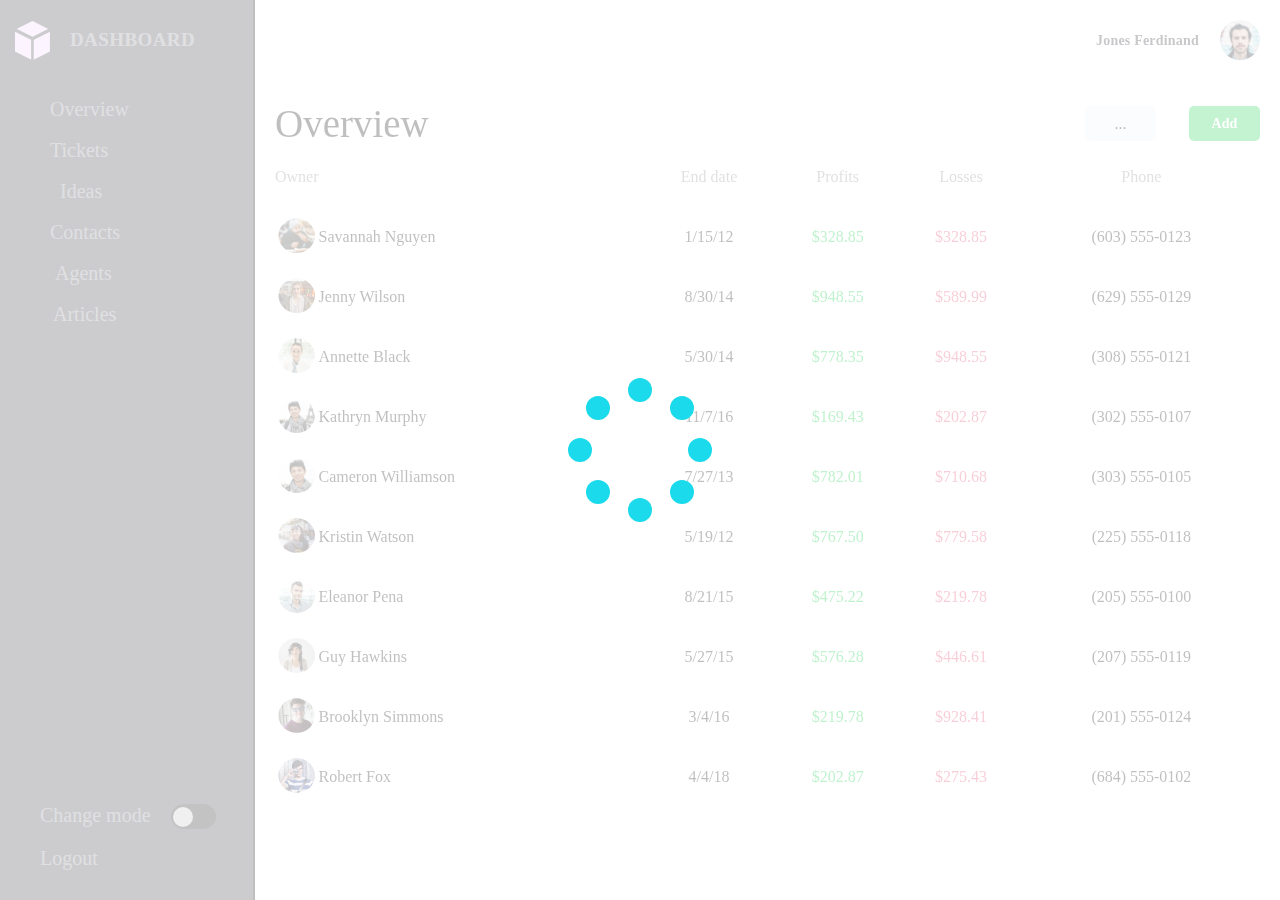
<file: index.html>
<!DOCTYPE html>
<html lang="en">

<head>
    <meta charset="UTF-8" />
    <meta name="viewport" content="width=device-width, initial-scale=1.0" />
    <title>ADMIN PANEL</title>
    <link rel="stylesheet" href="https://cdnjs.cloudflare.com/ajax/libs/font-awesome/6.4.2/css/all.min.css"
        integrity="sha512-z3gLpd7yknf1YoNbCzqRKc4qyor8gaKU1qmn+CShxbuBusANI9QpRohGBreCFkKxLhei6S9CQXFEbbKuqLg0DA=="
        crossorigin="anonymous" referrerpolicy="no-referrer" />
    <link rel="stylesheet" href="css/style.css" />
    <link rel="stylesheet" href="css/loading.css">
</head>
<div id="loading">

    <div class="loadingio-spinner-spin-d0fog8xcjrh">
        <div class="ldio-pbfgm90mco9">
            <div>
                <div></div>
            </div>
            <div>
                <div></div>
            </div>
            <div>
                <div></div>
            </div>
            <div>
                <div></div>
            </div>
            <div>
                <div></div>
            </div>
            <div>
                <div></div>
            </div>
            <div>
                <div></div>
            </div>
            <div>
                <div></div>
            </div>
        </div>
    </div>
    <style type="text/css">



    </style>


</div>

<body>
    <aside>
        <div class="top-aside">
            <div class="aside-logo">
                <img src="images/Logo.png" alt="">
                <a href="">Dashboard</a>
            </div>
            <ul class="top-aside-list">
                <li class="aside-item">
                    <a href="#" class="aside-link">
                        <i class="fa-solid fa-house"></i>
                        <span class="icons-text">Overview</span>
                    </a>
                </li>
                <li class="aside-item">
                    <a href="pages/tickets.html" class="aside-link">
                        <i class="fa-solid fa-ticket"></i>
                        <span class="icons-text">Tickets</span>
                    </a>
                </li>
                <li class="aside-item">
                    <a href="#" class="aside-link">
                        <i class="fa-solid fa-lightbulb"></i>
                        <span class="icons-text ideas">Ideas</span>
                    </a>
                </li>
                <li class="aside-item">
                    <a href="#" class="aside-link">
                        <i class="fa-solid fa-users"></i>
                        <span class="icons-text">Contacts</span>
                    </a>
                </li>
                <li class="aside-item">
                    <a href="#" class="aside-link">
                        <i class="fa-solid fa-user-tie"></i>
                        <span class="icons-text agent">Agents</span>
                    </a>
                </li>
                <li class="aside-item">
                    <a href="#" class="aside-link">
                        <i class="fa-solid fa-newspaper"></i>
                        <span class="icons-text articls">Articles</span>
                    </a>
                </li>
            </ul>
        </div>
        <div class="bottom-aside">
            <ul class="bottom-aside-list">
                <li class="aside-item">
                    <a href="#" class="aside-link">
                        <i class="fa-solid fa-circle-half-stroke "></i>
                        <span>Change mode</span>
                        <input type="checkbox" class="switch" />
                    </a>
                </li>
                <li class="aside-item">
                    <a href="#" class="aside-link">
                        <i class="fa-solid fa-arrow-right-from-bracket"></i>
                        <span>Logout</span>
                    </a>
                </li>
            </ul>
        </div>
    </aside>
    <header>
        <button class="hamburger">
            <i class="fa-solid fa-bars"></i>
        </button>
        <div class="creator">
            <p>Jones Ferdinand</p>
            <img src="images/_header.svg" alt="">

        </div>
    </header>
    <main>
        <div class="overview">
            <h1>Overview</h1>
            <div class="add">
                <div class="dots">
                    <a href="">...</a>
                </div>
                <div class="right">
                    <a href="">Add</a>
                </div>
            </div>
        </div>
        <table>
            <thead>
                <tr>
                    <th>Owner</th>
                    <th></th>
                    <th>End date</th>
                    <th>Profits</th>
                    <th>Losses</th>
                    <th>Phone</th>
                </tr>
            </thead>
            <tbody>
                <tr>
                    <td class="img"><img src="images/Ellipse 1.svg" alt="">
                    </td>
                    <td class="name">Savannah Nguyen</td>
                    <td>1/15/12</td>
                    <td>$328.85</td>
                    <td>$328.85</td>
                    <td>(603) 555-0123</td>
                </tr>
                <tr>
                    <td class="img"><img src="images/Ellipse 2.png" alt="">
                    </td>
                    <td class="name">Jenny Wilson</td>
                    <td>8/30/14</td>
                    <td>$948.55</td>
                    <td>$589.99</td>
                    <td>(629) 555-0129</td>
                </tr>
                <tr>
                    <td class="img"><img src="images/Ellipse 3.png" alt="">
                    </td>
                    <td class="name">Annette Black</td>
                    <td>5/30/14</td>
                    <td>$778.35</td>
                    <td>$948.55</td>
                    <td>(308) 555-0121</td>
                </tr>
                <tr>
                    <td class="img"><img src="images/Ellipse 4.png" alt="">
                    </td>
                    <td class="name">Kathryn Murphy</td>
                    <td>11/7/16</td>
                    <td>$169.43</td>
                    <td>$202.87</td>
                    <td>(302) 555-0107</td>
                </tr>
                <tr>
                    <td class="img"><img src="images/Ellipse 5.png" alt="">
                    </td>
                    <td class="name">Cameron Williamson</td>
                    <td>7/27/13</td>
                    <td>$782.01</td>
                    <td>$710.68</td>
                    <td>(303) 555-0105</td>
                </tr>
                <tr>
                    <td class="img"><img src="images/Ellipse 6.png" alt="">
                    </td>
                    <td class="name">Kristin Watson</td>
                    <td>5/19/12</td>
                    <td>$767.50</td>
                    <td>$779.58</td>
                    <td>(225) 555-0118</td>
                </tr>
                <tr>
                    <td class="img"><img src="images/Ellipse 7.png" alt="">
                    </td>
                    <td class="name">Eleanor Pena</td>
                    <td>8/21/15</td>
                    <td>$475.22</td>
                    <td>$219.78</td>
                    <td>(205) 555-0100</td>
                </tr>
                <tr>
                    <td class="img"><img src="images/Ellipse 8.png" alt="">
                    </td>
                    <td class="name">Guy Hawkins</td>
                    <td>5/27/15</td>
                    <td>$576.28</td>
                    <td>$446.61</td>
                    <td>(207) 555-0119</td>
                </tr>
                <tr>
                    <td class="img"><img src="images/Ellipse 9.png" alt="">
                    </td>
                    <td class="name">Brooklyn Simmons</td>
                    <td>3/4/16</td>
                    <td>$219.78</td>
                    <td>$928.41</td>
                    <td>(201) 555-0124</td>
                </tr>
                <tr>
                    <td class="img"><img src="images/Ellipse 10.png" alt="">
                    </td>
                    <td class="name">Robert Fox</td>
                    <td>4/4/18</td>
                    <td>$202.87</td>
                    <td>$275.43</td>
                    <td>(684) 555-0102</td>
                </tr>
            </tbody>

        </table>


    </main>
    <footer></footer>

    <script src="js/main.js"></script>
</body>

</html>
</file>
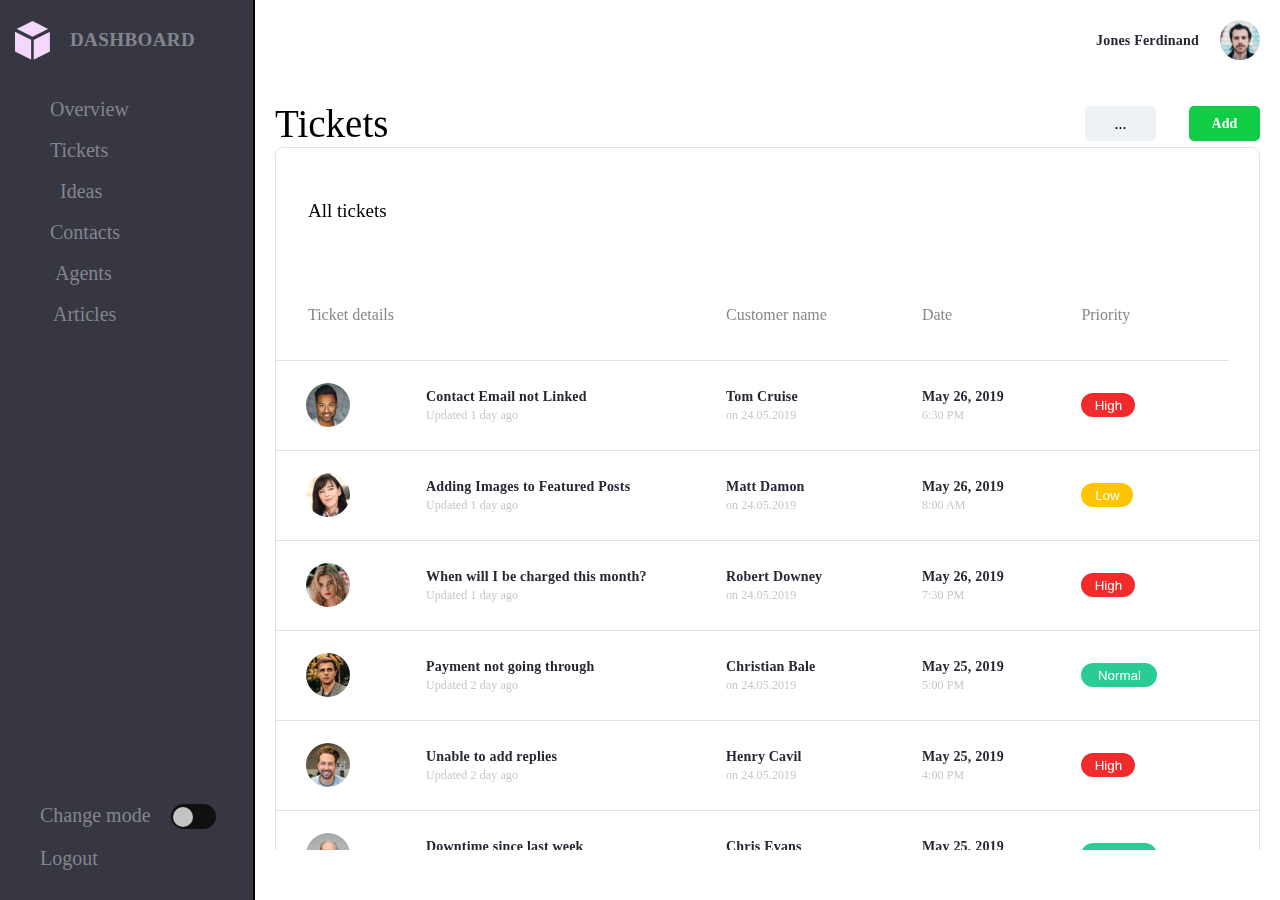
<file: pages/tickets.html>
<!DOCTYPE html>
<html lang="en">

<head>
    <meta charset="UTF-8" />
    <meta name="viewport" content="width=device-width, initial-scale=1.0" />
    <title>ADMIN PANEL</title>
    <link rel="stylesheet" href="https://cdnjs.cloudflare.com/ajax/libs/font-awesome/6.4.2/css/all.min.css"
        integrity="sha512-z3gLpd7yknf1YoNbCzqRKc4qyor8gaKU1qmn+CShxbuBusANI9QpRohGBreCFkKxLhei6S9CQXFEbbKuqLg0DA=="
        crossorigin="anonymous" referrerpolicy="no-referrer" />
    <link rel="stylesheet" href="../css/tickets.css" />
</head>


<body>
    <aside>
        <div class="top-aside">
            <div class="aside-logo">
                <img src="../images/Logo.png" alt="">
                <a href="../index.html">Dashboard</a>
            </div>
            <ul class="top-aside-list">
                <li class="aside-item">
                    <a href="../index.html" class="aside-link">
                        <i class="fa-solid fa-house"></i>
                        <span class="icons-text">Overview</span>
                    </a>
                </li>
                <li class="aside-item">
                    <a href="#" class="aside-link">
                        <i class="fa-solid fa-ticket"></i>
                        <span class="icons-text">Tickets</span>
                    </a>
                </li>
                <li class="aside-item">
                    <a href="#" class="aside-link">
                        <i class="fa-solid fa-lightbulb"></i>
                        <span class="icons-text ideas">Ideas</span>
                    </a>
                </li>
                <li class="aside-item">
                    <a href="#" class="aside-link">
                        <i class="fa-solid fa-users"></i>
                        <span class="icons-text">Contacts</span>
                    </a>
                </li>
                <li class="aside-item">
                    <a href="#" class="aside-link">
                        <i class="fa-solid fa-user-tie"></i>
                        <span class="icons-text agent">Agents</span>
                    </a>
                </li>
                <li class="aside-item">
                    <a href="#" class="aside-link">
                        <i class="fa-solid fa-newspaper"></i>
                        <span class="icons-text articls">Articles</span>
                    </a>
                </li>
            </ul>
        </div>
        <div class="bottom-aside">
            <ul class="bottom-aside-list">
                <li class="aside-item">
                    <a href="#" class="aside-link">
                        <i class="fa-solid fa-circle-half-stroke"></i>
                        <span>Change mode</span>
                        <input type="checkbox" class="switch" />
                    </a>
                </li>
                <li class="aside-item">
                    <a href="#" class="aside-link">
                        <i class="fa-solid fa-arrow-right-from-bracket"></i>
                        <span>Logout</span>
                    </a>
                </li>
            </ul>
        </div>
    </aside>
    <header>
        <button class="hamburger">
            <i class="fa-solid fa-bars"></i>
        </button>
        <div class="creator">
            <p>Jones Ferdinand</p>
            <img src="../images/_header.svg" alt="">

        </div>
    </header>
    <main>
        <div class="overview">
            <h1>Tickets</h1>
            <div class="add">
                <div class="dots">
                    <a href="">...</a>
                </div>
                <div class="right">
                    <a href="">Add</a>
                </div>
            </div>
        </div>
        <div class="table">
            <table>
                <caption>All tickets</caption>
                <thead>
                    <tr>
                        <th>Ticket details</th>
                        <th></th>
                        <th>Customer name</th>
                        <th>Date</th>
                        <th>Priority</th>
                    </tr>
                </thead>
                <tbody>
                    <tr>
                        <td>
                            <div class="rasm-tom"></div>
                        </td>
                        <td>Contact Email not Linked <p>Updated 1 day ago</p>
                        </td>
                        <td>
                            Tom Cruise <p>on 24.05.2019</p>
                        </td>
                        <td>May 26, 2019 <p>6:30 PM</p>
                        </td>
                        <td><button class="tom-btn">High</button></td>
                        <td><i class="fa-solid fa-ellipsis-vertical"></i></td>
                    </tr>
                    <tr>
                        <td>
                            <div class="rasm-matt"></div>
                        </td>
                        <td>Adding Images to Featured Posts <p>Updated 1 day ago</p>
                        </td>
                        <td>
                            Matt Damon <p>on 24.05.2019</p>
                        </td>
                        <td>May 26, 2019<p>8:00 AM</p>
                        </td>
                        <td><button class="matt-btn">Low</button></td>
                        <td><i class="fa-solid fa-ellipsis-vertical"></i></td>
                    </tr>
                    <tr>
                        <td>
                            <div class="rasm-robert"></div>
                        </td>
                        <td>When will I be charged this month? <p>Updated 1 day ago</p>
                        </td>
                        <td>
                            Robert Downey <p>on 24.05.2019</p>
                        </td>
                        <td>May 26, 2019<p>7:30 PM</p>
                        </td>
                        <td><button class="tom-btn">High</button></td>
                        <td><i class="fa-solid fa-ellipsis-vertical"></i></td>
                    </tr>
                    <tr>
                        <td>
                            <div class="rasm-bale"></div>
                        </td>
                        <td>Payment not going through <p>Updated 2 day ago</p>
                        </td>
                        <td>
                            Christian Bale <p>on 24.05.2019</p>
                        </td>
                        <td>May 25, 2019<p>5:00 PM</p>
                        </td>
                        <td><button class="bale-btn">Normal</button></td>
                        <td><i class="fa-solid fa-ellipsis-vertical"></i></td>
                    </tr>
                    <tr>
                        <td>
                            <div class="rasm-cavil"></div>
                        </td>
                        <td>Unable to add replies <p>Updated 2 day ago</p>
                        </td>
                        <td>
                            Henry Cavil <p>on 24.05.2019</p>
                        </td>
                        <td>May 25, 2019<p>4:00 PM</p>
                        </td>
                        <td><button class="tom-btn">High</button></td>
                        <td><i class="fa-solid fa-ellipsis-vertical"></i></td>
                    </tr>
                    <tr>
                        <td>
                            <div class="rasm-chris"></div>
                        </td>
                        <td>Downtime since last week <p>Updated 3 day ago</p>
                        </td>
                        <td>
                            Chris Evans <p>on 23.05.2019</p>
                        </td>
                        <td>May 25, 2019<p>2:00 PM</p>
                        </td>
                        <td><button class="bale-btn">Normal</button></td>
                        <td><i class="fa-solid fa-ellipsis-vertical"></i></td>
                    </tr>
                    <tr>
                        <td>
                            <div class="rasm-sam"></div>
                        </td>
                        <td>Referral Bonus<p>Updated 4 day ago</p>
                        </td>
                        <td>
                            Sam Smith <p>on 23.05.2019</p>
                        </td>
                        <td>May 25, 2019<p>11:30 AM</p>
                        </td>
                        <td><button class="matt-btn">Low</button></td>
                        <td><i class="fa-solid fa-ellipsis-vertical"></i></td>
                    </tr>
                    <tr>
                        <td>
                            <div class="rasm-steve"></div>
                        </td>
                        <td>How do I change my password? <p>Updated 6 day ago</p>
                        </td>
                        <td>
                            Steve Rogers <p>on 21.05.2019</p>
                        </td>
                        <td>May 24, 2019<p>1:00 PM</p>
                        </td>
                        <td><button class="bale-btn">Normal</button></td>
                        <td><i class="fa-solid fa-ellipsis-vertical"></i></td>
                    </tr>
                </tbody>



            </table>
        </div>



    </main>
    <footer></footer>

    <script src="../js/main.js"></script>
</body>

</html>
</file>
<file: css/style.css>
* {
    margin: 0;
    padding: 0;
}

*,
*::after,
*::before {
    box-sizing: border-box;
}

ul {
    list-style-type: none;
}

a {
    text-decoration: none;
}

button {
    cursor: pointer;
}

:root {
    --aside-width: 255px;
    --header-height: 80px;
    --footer-height: 50px;
    --padding: 20px;
    --main-blue: #3751FF;
    --switch-size: 20px;
    --switch-padding: 2.5px;
    --switch-height: calc(var(--switch-size) + 2 * var(--switch-padding));
    --switch-transition: 0.5s;
    --switch-bg-color: white;
    --switch-parent-color: black;
    --sidebar-gray: #A4A6B3;
    --grayscale-black: #252733;
    --nthchaild-td-5-color: #E44067;
    --nthchaild-td-4-color: #00CA39;
    --grayscale-divider: #DFE0EB;
}

aside {
    position: fixed;
    display: flex;
    flex-direction: column;
    justify-content: space-between;
    width: var(--aside-width);
    height: 100vh;
    border-right: 2px solid black;
    overflow-y: auto;
    overflow-x: hidden;
    transition: 0.5s;
    background-color: #363740;
}

.top-aside-list,
.aside-logo {
    padding-left: var(--padding);
    padding-right: var(--padding);
}

.bottom-aside-list {
    padding: var(--padding);
}

.aside-logo {
    display: flex;
    align-items: center;
    height: var(--header-height);
    font-size: 30px;
    text-transform: uppercase;
}

.aside-logo a {
    margin-left: 20px;
}

.aside-logo img {
    margin-left: -5px;
}

.aside-logo span:last-child {
    display: none;
}

aside.close .aside-logo span:last-child {
    display: block;
}

aside.close .aside-logo span:first-child {
    display: none;
}

.aside-item {
    margin: 10px 0;
}

.aside-link {
    display: flex;
    gap: 20px;
    white-space: nowrap;
    font-size: 20px;
    color: var(--sidebar-gray);
    opacity: 0.7;
    margin-top: 18PX;
}

.aside-link:hover {
    color: white;
}

.aside-link span {
    transition: 0.5s;
}

.aside-item:hover {
    background-color: #3F4049;
}

.icons-text {
    margin-left: 10px;
}

.ideas {
    margin-left: 20px;
}

.agent {
    margin-left: 15px;
}

.articls {
    margin-left: 13px;
}

aside.close .aside-link span {
    opacity: 0;
}

.switch {
    height: var(--switch-height);
    width: calc(2 * var(--switch-size) + 2 * var(--switch-padding));
    padding: var(--switch-padding);
    border-radius: calc(var(--switch-height) / 2);
    appearance: none;
    transition: var(--switch-transition);
    background-color: var(--switch-parent-color);
}

.switch::after {
    content: "";
    display: inline-block;
    width: var(--switch-size);
    height: var(--switch-size);
    border-radius: 50%;
    transition: var(--switch-transition);
    background-color: var(--switch-bg-color);
}

.switch:checked {
    background-color: var(--switch-bg-color);
}

.switch:checked::after {
    margin-left: var(--switch-size);
    background-color: var(--switch-parent-color);
}

aside.close,
aside.close~* {
    --aside-width: 60px;
    --sidebar-gray: #A4A6B3;
}

header,
main,
footer {
    position: fixed;
    left: var(--aside-width);
    width: calc(100vw - var(--aside-width));
    padding: var(--padding);
    transition: 0.5s;
}

header {
    top: 0;
    display: flex;
    justify-content: space-between;
    align-items: center;
    height: var(--header-height);
}

.hamburger {
    border: none;
    background-color: transparent;
}

.hamburger i {
    font-size: 30px;
}

.aside-logo a {
    color: var(--sidebar-gray, #A4A6B3);
    /* Bold/19px */
    font-family: Mulish;
    font-size: 19px;
    font-style: normal;
    font-weight: 700;
    line-height: normal;
    letter-spacing: 0.4px;
    opacity: 0.7;
}

main {
    top: var(--header-height);
    height: calc(100vh - var(--header-height) - var(--footer-height));
    overflow: auto;
}

footer {
    bottom: 0;
    height: var(--footer-height);
}

.dark * {
    background-color: black;
    color: white !important;
}

.dark header,
.dark aside,
.dark footer {
    border-color: white;
}

.dark .dots {
    background-color: var(--grayscale-black);
}

.creator {
    width: 170px;
    height: 44px;
    display: flex;
    align-items: center;
    justify-content: space-between;
}

.creator p {
    width: 109px;
    height: 18px;
    flex-shrink: 0;
    color: var(--grayscale-black, #252733);
    text-align: right;
    font-family: Mulish;
    font-size: 14px;
    font-weight: 600;
    line-height: 20px;
    letter-spacing: 0.2px;
}

.overview {
    height: 47px;
    display: flex;
    justify-content: space-between;
    align-items: center;
}

.overview h1 {
    color: var(--switch-parent-color);
    font-family: Lato;
    font-size: 39px;
    font-style: normal;
    font-weight: 400;
    line-height: normal;
}

.add {
    width: 175px;
    height: 47px;
    display: flex;
    justify-content: space-between;
    align-items: center;
}

.dots {
    width: 71.094px;
    height: 35.501px;
    background-color: #EEF2F5;
    display: flex;
    align-items: center;
    justify-content: center;
    border-radius: 5px;
}

.dots a {
    color: var(--switch-parent-color);
    background-color: transparent;
}

.right {
    width: 71.094px;
    height: 35.501px;
    flex-shrink: 0;
    border-radius: 5px;
    background-color: #10CD45;
    display: flex;
    justify-content: center;
    align-items: center;
}

.right a {
    color: var(--switch-bg-color);
    text-align: center;
    font-family: Lato;
    font-size: 14px;
    font-weight: 700;
    background-color: transparent;
}

table {
    max-width: 1600px;
    width: 100%;
    margin-right: auto;
    margin-left: auto;
}

th {
    color: #878787;
    font-family: Lato;
    font-size: 16px;
    font-style: normal;
    font-weight: 500;
    line-height: normal;
}

th,
td {
    height: 70px;
}


th {
    text-align: center;

}

tr:hover {
    opacity: 0.9;
    background-color: var(--main-blue, #3751FF);
    z-index: -1;
}

td {
    align-items: center;
    text-align: center;

}

table,
th,
td {
    /* border-bottom: 1px solid var(--grayscale-divider); */
    border-collapse: collapse;
    height: 60px;
}

.img {
    width: 40px;
}

.name {
    text-align: left;
}

td:nth-child(5) {
    color: var(--nthchaild-td-5-color);
}

td:nth-child(4) {
    color: var(--nthchaild-td-4-color);
}

tbody:nth-child(1) {
    background-color: #00CA39;
}

@media screen and (max-width:600px) {
    .overview {
        flex-wrap: wrap;
    }

}

.table {
    width: 100%;
    height: auto;
    border: 1px solid red;
    border-radius: 8px;
    border: 1px solid var(--grayscale-divider, #DFE0EB);
}

.table caption {
    text-align: left;
    margin-left: 32px;
    font-size: 19px;
    padding-bottom: 48px;
    padding-top: 52px;
}

.tom {
    display: flex;
    width: 100%;
    flex-direction: column;
    justify-content: center;
    align-items: center;
    gap: 24px;
}
</file>
<file: css/loading.css>
#loading {
    position: fixed;
    background-color: white;
    top: 0;
    bottom: 0;
    left: 0;
    right: 0;
    display: flex;
    align-items: center;
    justify-content: center;
    background-color: rgba(255, 255, 255, 0.75);
    z-index: 100;
    transition: 0.5s;
}

#loading.loading-none {
    opacity: 0;
    z-index: -1;
}


@keyframes ldio-pbfgm90mco9 {
    0% {
        opacity: 1;
        backface-visibility: hidden;
        transform: translateZ(0) scale(1.5, 1.5);
    }

    100% {
        opacity: 0;
        backface-visibility: hidden;
        transform: translateZ(0) scale(1, 1);
    }
}

.ldio-pbfgm90mco9 div>div {
    position: absolute;
    width: 24px;
    height: 24px;
    border-radius: 50%;
    background: #1adaeb;
    animation: ldio-pbfgm90mco9 1s linear infinite;
}

.ldio-pbfgm90mco9 div:nth-child(1)>div {
    left: 148px;
    top: 88px;
    animation-delay: -0.875s;
}

.ldio-pbfgm90mco9>div:nth-child(1) {
    transform: rotate(0deg);
    transform-origin: 160px 100px;
}

.ldio-pbfgm90mco9 div:nth-child(2)>div {
    left: 130px;
    top: 130px;
    animation-delay: -0.75s;
}

.ldio-pbfgm90mco9>div:nth-child(2) {
    transform: rotate(45deg);
    transform-origin: 142px 142px;
}

.ldio-pbfgm90mco9 div:nth-child(3)>div {
    left: 88px;
    top: 148px;
    animation-delay: -0.625s;
}

.ldio-pbfgm90mco9>div:nth-child(3) {
    transform: rotate(90deg);
    transform-origin: 100px 160px;
}

.ldio-pbfgm90mco9 div:nth-child(4)>div {
    left: 46px;
    top: 130px;
    animation-delay: -0.5s;
}

.ldio-pbfgm90mco9>div:nth-child(4) {
    transform: rotate(135deg);
    transform-origin: 58px 142px;
}

.ldio-pbfgm90mco9 div:nth-child(5)>div {
    left: 28px;
    top: 88px;
    animation-delay: -0.375s;
}

.ldio-pbfgm90mco9>div:nth-child(5) {
    transform: rotate(180deg);
    transform-origin: 40px 100px;
}

.ldio-pbfgm90mco9 div:nth-child(6)>div {
    left: 46px;
    top: 46px;
    animation-delay: -0.25s;
}

.ldio-pbfgm90mco9>div:nth-child(6) {
    transform: rotate(225deg);
    transform-origin: 58px 58px;
}

.ldio-pbfgm90mco9 div:nth-child(7)>div {
    left: 88px;
    top: 28px;
    animation-delay: -0.125s;
}

.ldio-pbfgm90mco9>div:nth-child(7) {
    transform: rotate(270deg);
    transform-origin: 100px 40px;
}

.ldio-pbfgm90mco9 div:nth-child(8)>div {
    left: 130px;
    top: 46px;
    animation-delay: 0s;
}

.ldio-pbfgm90mco9>div:nth-child(8) {
    transform: rotate(315deg);
    transform-origin: 142px 58px;
}

.loadingio-spinner-spin-d0fog8xcjrh {
    width: 200px;
    height: 200px;
    display: inline-block;
    overflow: hidden;
    background: transparent;
}

.ldio-pbfgm90mco9 {
    width: 100%;
    height: 100%;
    position: relative;
    transform: translateZ(0) scale(1);
    backface-visibility: hidden;
    transform-origin: 0 0;
    /* see note above */
}

.ldio-pbfgm90mco9 div {
    box-sizing: content-box;
}
</file>
<file: css/tickets.css>
* {
    margin: 0;
    padding: 0;
}

*,
*::after,
*::before {
    box-sizing: border-box;
}

ul {
    list-style-type: none;
}

a {
    text-decoration: none;
}

button {
    cursor: pointer;
}

:root {
    --aside-width: 255px;
    --header-height: 80px;
    --footer-height: 50px;
    --padding: 20px;
    --main-blue: #3751FF;
    --switch-size: 20px;
    --switch-padding: 2.5px;
    --switch-height: calc(var(--switch-size) + 2 * var(--switch-padding));
    --switch-transition: 0.5s;
    --switch-bg-color: white;
    --switch-parent-color: black;
    --sidebar-gray: #A4A6B3;
    --grayscale-black: #252733;
    --nthchaild-td-5-color: #E44067;
    --nthchaild-td-4-color: #00CA39;
    --grayscale-divider: #DFE0EB;
    --red-default: #F12B2C;
    --yellow-default: #FEC400;
    --green-default: #29CC97;
    --grayscale-black: #252733;
}

aside {
    position: fixed;
    display: flex;
    flex-direction: column;
    justify-content: space-between;
    width: var(--aside-width);
    height: 100vh;
    border-right: 2px solid black;
    overflow-y: auto;
    overflow-x: hidden;
    transition: 0.5s;
    background-color: #363740;
}

.top-aside-list,
.aside-logo {
    padding-left: var(--padding);
    padding-right: var(--padding);
}

.bottom-aside-list {
    padding: var(--padding);
}

.aside-logo {
    display: flex;
    align-items: center;
    height: var(--header-height);
    font-size: 30px;
    text-transform: uppercase;
}

.aside-logo a {
    margin-left: 20px;
}

.aside-logo img {
    margin-left: -5px;
}

.aside-logo span:last-child {
    display: none;
}

aside.close .aside-logo span:last-child {
    display: block;
}

aside.close .aside-logo span:first-child {
    display: none;
}

.aside-item {
    margin: 10px 0;
}

.aside-link {
    display: flex;
    gap: 20px;
    white-space: nowrap;
    font-size: 20px;
    color: var(--sidebar-gray);
    opacity: 0.7;
    margin-top: 18PX;
}

.aside-link:hover {
    color: white;
}

.aside-link span {
    transition: 0.5s;
}

.aside-item:hover {
    background-color: #3F4049;
}

.icons-text {
    margin-left: 10px;
}

.ideas {
    margin-left: 20px;
}

.agent {
    margin-left: 15px;
}

.articls {
    margin-left: 13px;
}

aside.close .aside-link span {
    opacity: 0;
}

.switch {
    height: var(--switch-height);
    width: calc(2 * var(--switch-size) + 2 * var(--switch-padding));
    padding: var(--switch-padding);
    border-radius: calc(var(--switch-height) / 2);
    appearance: none;
    transition: var(--switch-transition);
    background-color: var(--switch-parent-color);
}

.switch::after {
    content: "";
    display: inline-block;
    width: var(--switch-size);
    height: var(--switch-size);
    border-radius: 50%;
    transition: var(--switch-transition);
    background-color: var(--switch-bg-color);
}

.switch:checked {
    background-color: var(--switch-bg-color);
}

.switch:checked::after {
    margin-left: var(--switch-size);
    background-color: var(--switch-parent-color);
}

aside.close,
aside.close~* {
    --aside-width: 60px;
    --sidebar-gray: #A4A6B3;
}

header,
main,
footer {
    position: fixed;
    left: var(--aside-width);
    width: calc(100vw - var(--aside-width));
    padding: var(--padding);
    transition: 0.5s;
}

header {
    top: 0;
    display: flex;
    justify-content: space-between;
    align-items: center;
    height: var(--header-height);
}

.hamburger {
    border: none;
    background-color: transparent;
}

.hamburger i {
    font-size: 30px;
}

.aside-logo a {
    color: var(--sidebar-gray, #A4A6B3);
    /* Bold/19px */
    font-family: Mulish;
    font-size: 19px;
    font-style: normal;
    font-weight: 700;
    line-height: normal;
    letter-spacing: 0.4px;
    opacity: 0.7;
}

main {
    top: var(--header-height);
    height: calc(100vh - var(--header-height) - var(--footer-height));
    overflow: auto;
}

footer {
    bottom: 0;
    height: var(--footer-height);
}

.dark * {
    background-color: black;
    color: white !important;
}

.dark header,
.dark aside,
.dark footer {
    border-color: white;
}

.dark .dots {
    background-color: var(--grayscale-black);
}

.creator {
    width: 170px;
    height: 44px;
    display: flex;
    align-items: center;
    justify-content: space-between;
}

.creator p {
    width: 109px;
    height: 18px;
    flex-shrink: 0;
    color: var(--grayscale-black, #252733);
    text-align: right;
    font-family: Mulish;
    font-size: 14px;
    font-weight: 600;
    line-height: 20px;
    letter-spacing: 0.2px;
}

.overview {
    height: 47px;
    display: flex;
    justify-content: space-between;
    align-items: center;
}

.overview h1 {
    color: var(--switch-parent-color);
    font-family: Lato;
    font-size: 39px;
    font-style: normal;
    font-weight: 400;
    line-height: normal;
}

.add {
    width: 175px;
    height: 47px;
    display: flex;
    justify-content: space-between;
    align-items: center;
}

.dots {
    width: 71.094px;
    height: 35.501px;
    background-color: #EEF2F5;
    display: flex;
    align-items: center;
    justify-content: center;
    border-radius: 5px;
}

.dots a {
    color: var(--switch-parent-color);
    background-color: transparent;
}

.right {
    width: 71.094px;
    height: 35.501px;
    flex-shrink: 0;
    border-radius: 5px;
    background-color: #10CD45;
    display: flex;
    justify-content: center;
    align-items: center;
}

.right a {
    color: var(--switch-bg-color);
    text-align: center;
    font-family: Lato;
    font-size: 14px;
    font-weight: 700;
    background-color: transparent;
}

table {
    max-width: 1600px;
    width: 100%;
    margin-right: auto;
    margin-left: auto;
}

th {
    color: #878787;
    font-family: Lato;
    font-size: 16px;
    font-style: normal;
    font-weight: 500;
    line-height: normal;
}

th,
td {
    height: 50px;
}

tr:hover {
    opacity: 0.9;
    background-color: var(--main-blue, #3751FF);
    z-index: -1;
}


th {
    text-align: center;

}

td {
    align-items: center;
    text-align: center;

}

.img {
    width: 40px;
}

.name {
    text-align: left;
}


@media screen and (max-width:600px) {
    .overview {
        flex-wrap: wrap;
    }

}

.table {
    width: 100%;
    height: auto;
    border: 1px solid red;
    border-radius: 8px;
    border: 1px solid var(--grayscale-divider, #DFE0EB);
}

.table caption {
    text-align: left;
    margin-left: 32px;
    font-size: 19px;
    padding-bottom: 48px;
    padding-top: 52px;
}

.tom {
    display: flex;
    width: 100%;
    flex-direction: column;
    justify-content: center;
    align-items: center;
    gap: 24px;
    border: 1px solid var(--grayscale-divider, #DFE0EB);
}

.rasm-tom {
    width: 44px;
    height: 44px;
    border-radius: 50%;
    background-image: url(../images/m\ 5.png);
    margin-left: 30px;
}

table,
th,
td {
    border-bottom: 1px solid var(--grayscale-divider);
    border-collapse: collapse;
    height: 50px;
}

th,
td {
    height: 90px;
}

td:nth-child(1) {
    width: 150px;
}

td:nth-child(2) {
    width: 300px;
}

td:nth-child(6) {
    width: 30px;
}

th:nth-child(1) {
    text-align: center;
}

.table {
    width: 100%;
}

th {
    text-align: left;
}

td {
    text-align: left;
}

td p {
    color: var(--sidebar-gray);
}

.tom-btn {
    width: 54px;
    height: 24px;
    flex-shrink: 0;
    border-radius: 100px;
    background: var(--red-default, #F12B2C);
    border: none;
    color: var(--switch-bg-color);
}

.table i {
    color: var(--sidebar-gray);
}

.table p {
    color: var(--grayscale-gray-light, #C5C7CD);
    font-family: Mulish;
    font-size: 12px;
    font-style: normal;
    font-weight: 400;
    line-height: 16px;
    letter-spacing: 0.1px;
}

td {
    color: var(--grayscale-black, #252733);
    font-family: Mulish;
    font-size: 14px;
    font-style: normal;
    font-weight: 600;
    line-height: 20px;
    letter-spacing: 0.2px;
}

.rasm-matt,
.rasm-steve {
    width: 44px;
    height: 44px;
    border-radius: 50%;
    background-image: url(../images/w\ 5.png );
    margin-left: 30px;
}

.matt-btn {
    width: 52px;
    height: 24px;
    flex-shrink: 0;
    border-radius: 100px;
    background: var(--yellow-default, #FEC400);
    color: var(--switch-bg-color);
    border: none;
}

.rasm-robert {
    width: 44px;
    height: 44px;
    border-radius: 50%;
    background-image: url(../images/w\ 3.png );
    margin-left: 30px;
}

.rasm-bale {
    width: 44px;
    height: 44px;
    border-radius: 50%;
    background-image: url(../images/m\ 7.png );
    margin-left: 30px;
}

.bale-btn {
    width: 76px;
    height: 24px;
    flex-shrink: 0;
    border-radius: 100px;
    background: var(--green-default, #29CC97);
    color: var(--switch-bg-color);
    border: none;
}

.rasm-cavil {
    width: 44px;
    height: 44px;
    border-radius: 50%;
    background-image: url(../images/m\ 6.png );
    margin-left: 30px;
}

.rasm-chris {
    width: 44px;
    height: 44px;
    border-radius: 50%;
    background-image: url(../images/m\ 4.png );
    margin-left: 30px;
}

.rasm-sam {
    width: 44px;
    height: 44px;
    border-radius: 50%;
    background-image: url(../images/w\ 6.png );
    margin-left: 30px;
}

.rasm-steve {
    width: 44px;
    height: 44px;
    border-radius: 50%;
    background-image: url(../images/w\ 7.png);
    margin-left: 30px;
}

@media screen and (max-width:550px) {
    .bale-btn {
        width: 56px;
        height: 24px;
        flex-shrink: 0;
        border-radius: 100px;
        background: var(--green-default, #29CC97);
        color: var(--switch-bg-color);
        border: none;
    }
}
</file>
